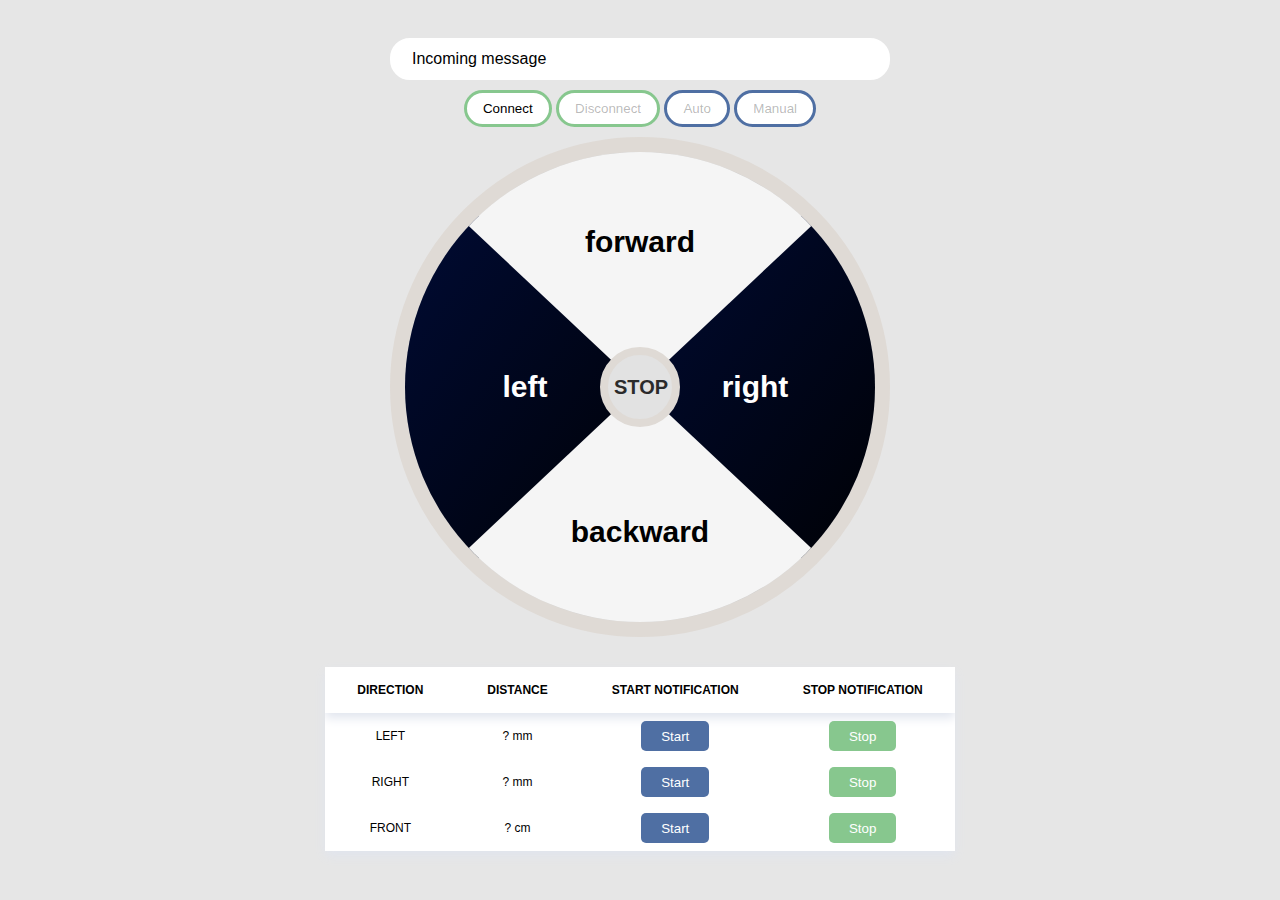
<file: web/index.html>
<!DOCTYPE html>
<html>
<head>
    <meta charset="utf-8">
    <meta name="viewport" content="width=device-width, initial-scale=1">
    <link rel="stylesheet" type="text/css" href="main.css">
	<title>Trackbot</title>
</head>
<body>
<div>
<div class="wrapper">
    <div id="terminal">Incoming message</div>  
    <div id="connectionAndControlButtons">  
        <button id="connect" class="connection_btn"  type="button">Connect</button>
        <button id="disconnect" type="button" disabled="disabled">Disconnect</button>
        <button id="autoControlButton" type="button" disabled="disabled">Auto</button>
        <button id="manualControlButton" type="button" disabled="disabled">Manual</button>
    </div>
</div>
<div class="container">
    <div class="left"><button id="leftCommandButton" onclick="sendCommand(4)"> left </button></div>
    <div class="right"><button id="rightCommandButton" onclick="sendCommand(5)"> right </button></div>   
    <div class="forward"><button id="forwardCommandButton" onclick="sendCommand(2)"> forward </button></div>
    <div class="backward"><button id="backwardCommandButton" onclick="sendCommand(3)"> backward </button></div>
    <button id="stopCommandButton" onclick="sendCommand(1)">Stop</button>
</div>
</div>

<table>
<thead>
<tr>
    <th>Direction</th>
    <th>Distance</th>
    <th>Start Notification</th>
    <th>Stop Notification</th>
</tr> 
</thead>
<tbody>
<tr>
    <td>LEFT</td>
    <td><span id="leftTof">?</span><span> mm</span></td>
    <td><button class="startNotify" id="startLeftTofNotifyButton" type="button" disabled="disabled"><span class="button-txt">Start</span></td>
    <td><button class="stopNotify" id="stopLeftTofNotifyButton" type="button" disabled="disabled"><span>Stop</span></button></td>
</tr>
<tr>
    <td>RIGHT</td>
   <td><span id="rightTof">?</span><span> mm</span></td>
    <td><button class="startNotify" id="startRightTofNotifyButton" type="button" disabled="disabled"><span>Start</span></button></td>
    <td><button class="stopNotify" id="stopRightTofNotifyButton" type="button" disabled="disabled"><span>Stop</span></button></td>
</tr>
<tr>
    <td>FRONT</td>
   <td><span id="frontUltrasonic">?</span><span> cm</span></td>
    <td><button class="startNotify" id="startFrontUltrasonicNotifyButton" type="button" disabled="disabled"><span>Start</span></td>
    <td><button class="stopNotify" id="stopFrontUltrasonicNotifyButton" type="button" disabled="disabled"><span>Stop</span></button></td>
</tr>
</tbody>
</table>

<script src="main.js"></script>

</body>
</html>
</file>
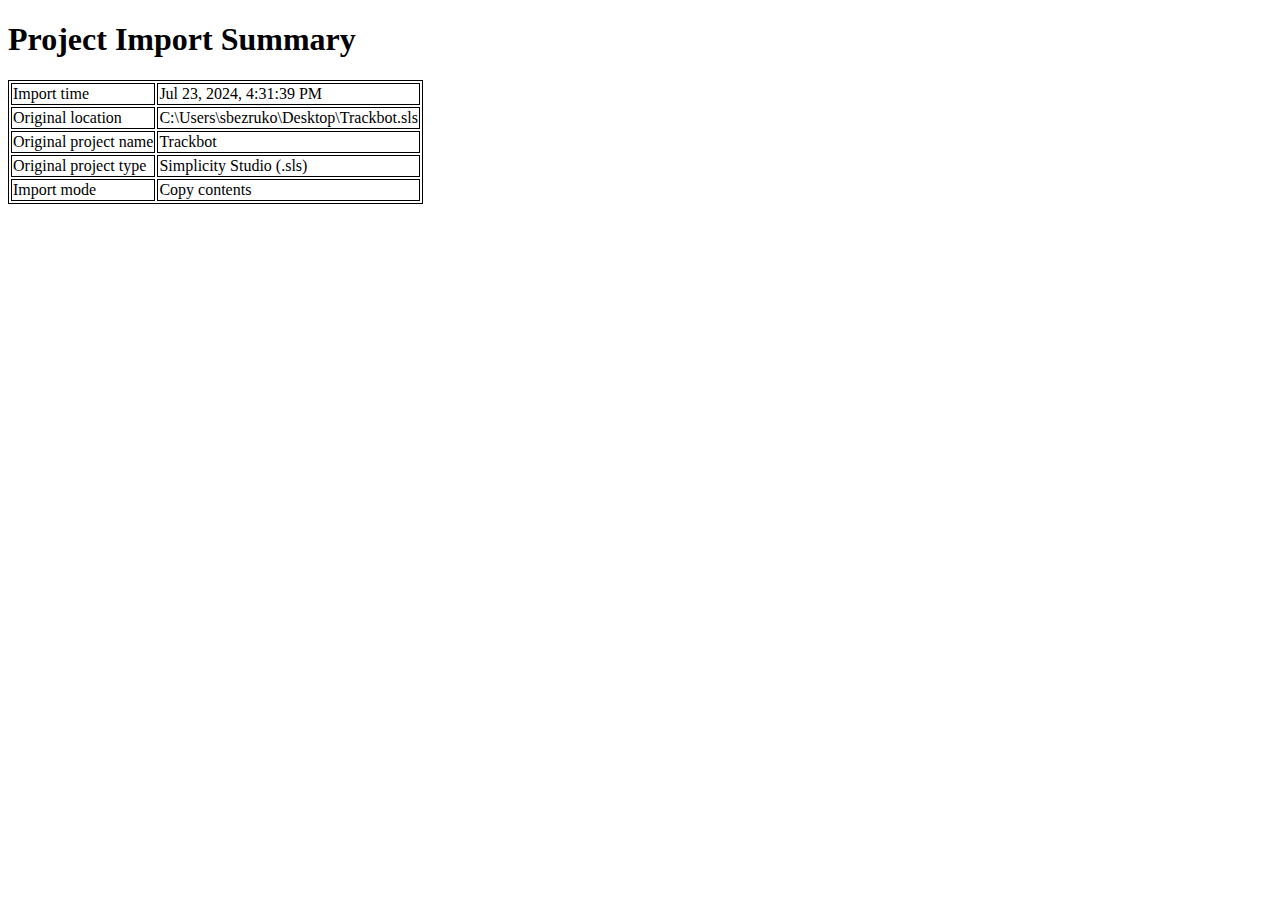
<file: trackbot_firmware/imported_project_report.html>
<?xml version="1.0" encoding="utf-8"?>
<!DOCTYPE html PUBLIC "-//W3C//DTD XHTML 1.0 Transitional//EN" "http://www.w3.org/TR/xhtml1/DTD/xhtml1-transitional.dtd">
<html>
<head>
<meta http-equiv="Content-Type" content="text/html;charset=utf-8" />
<title>
Project Import Report for Trackbot</title>
</head>
<body>
<h1>
Project Import Summary</h1>
<table style="border:1px solid">
<tr style="border:1px solid">
<td style="border:1px solid">
Import time</td>
<td style="border:1px solid">
Jul 23, 2024, 4:31:39 PM</td>
</tr>
<tr style="border:1px solid">
<td style="border:1px solid">
Original location</td>
<td style="border:1px solid">
C:\Users\sbezruko\Desktop\Trackbot.sls</td>
</tr>
<tr style="border:1px solid">
<td style="border:1px solid">
Original project name</td>
<td style="border:1px solid">
Trackbot</td>
</tr>
<tr style="border:1px solid">
<td style="border:1px solid">
Original project type</td>
<td style="border:1px solid">
Simplicity Studio (.sls)</td>
</tr>
<tr style="border:1px solid">
<td style="border:1px solid">
Import mode</td>
<td style="border:1px solid">
Copy contents</td>
</tr>
</table>
</body>
</html>
</file>
<file: web/main.css>
:root{
    --clr_beige: rgb(223, 218, 213);
    --clr_beige_hover: rgb(161, 137, 112);
    --background: #cccccc;
    --shadow: #e1e5ee;
    --start: rgb(79, 111, 163);
    --start_hover: rgb(4, 58, 145);
    --stop: rgb(135, 199, 142);
    --stop_hover: rgb(33, 133, 45);
}

*{
    box-sizing:border-box;
}

body{
    background-color: #e6e6e6;
    text-align: center;
    font-family: sans-serif;
    display: grid;
}

.wrapper {
    width: 500px;
    max-width: 100%;
    position: relative;
    top:30px;
    margin: auto;
}
#terminal{
    background: rgb(255, 255, 255);
    border: 2px solid white;
    border-radius: 20px;
    padding: 10px 20px;
    width: 100%;
    top: 0;
    text-align: left;
}

#connect,
#disconnect{
    background-color: rgb(255, 255, 255);
    border: 3px  solid var(--stop);
    border-radius: 20px;
    padding: 0.5rem 1rem;
    height: 80%;
    position: relative;
    top: 10px;
}

#autoControlButton,
#manualControlButton{
    background-color: rgb(255, 255, 255);
    border: 3px  solid var(--start);
    border-radius: 20px;
    padding: 0.5rem 1rem;
    height: 80%;
    position: relative;
    top: 10px;
}


.container{
    margin: auto;
    width:500px;
    height:500px;
    background-color: var(--background);
    border-radius: 60%;
    border: 15px  solid var(--clr_beige);
    position: relative;
    display: flex;
    overflow: hidden;
    justify-content: center;
    transition: 1s;
    top: 50px 
}
#stopCommandButton{
    position:absolute;
    top: 50%;
    left: 50%;
    transform: translate(-50%, -50%);
    z-index:10;
    background-color: #e2e2e2;
    text-transform: uppercase;
    border:8px solid var(--clr_beige);
    font-weight:bold;
    font-weight:bold;
    font-size: 20px;
    color: #2b2b2b;
    width: 80px;
    height: 80px;
    font-family: sans-serif;
    border-radius: 50%
}


.container div{
    height: 50%;
    width: 500px;
    position: absolute;
    clip-path: polygon(50% 100%, 100% 0%, 0% 0%);
    transform-origin: bottom;
    text-align: center;
    display:flex;
    justify-content: center;
    font-size: 20px;
    font-weight: bold;
    font-family: sans-serif;
    color: #fff;
}

.container .forward{
    transform: rotate(0deg);
}

.container .right{
    transform: rotate(90deg);
}

.container .backward{
    transform: rotate(180deg);
}
.container .left{
    transform: rotate(270deg);
}

#leftCommandButton{
    border: none;
    background: linear-gradient(to right bottom, #000c39, #000000);
    color: rgb(255, 255, 255);
    height:400px;
    width:300px;
    text-align: center;
    text-decoration: none;
    display: inline-block;
    font-size: 30px;
    font-weight: bold;
    font-family: sans-serif;
    transform: translateY(-20%) rotate(90deg);
}

#rightCommandButton{
    border: none;
    background: linear-gradient(to right bottom, #000c39, #000000);
    color: rgb(255, 255, 255);
    height:400px;
    width:300px;
    text-align: center;
    text-decoration: none;
    display: inline-block;
    font-size: 30px;
    font-weight: bold;
    font-family: sans-serif;
    transform: translateY(-20%) rotate(-90deg);
}

#forwardCommandButton{
    border: none;
    background: whitesmoke;
    color: rgb(0, 0, 0);
    height:300px;
    width:400px;
    text-align: center;
    text-decoration: none;
    display: inline-block;
    font-size: 30px;
    font-weight: bold;
    font-family: sans-serif;
    transform: translateY(-20%);
}

#backwardCommandButton{
    border: none;
    background: whitesmoke;
    color: rgb(0, 0, 0);
    height:300px;
    width:400px;
    text-align: center;
    text-decoration: none;
    display: inline-block;
    font-size: 30px;
    font-weight: bold;
    font-family: sans-serif;
    transform: translateY(-20%) rotate(180deg);
}

table{
    border-collapse:collapse;
    box-shadow:0 5px 10px var(--shadow);
    background-color:white;
    position: relative;
    display: block;
    overflow: hidden;
    justify-content: center;
    /* width: 600px; */
    margin: auto;
    font-size:9pt;
    top: 80px;

    thead{
        box-shadow: 0 5px 10px #e1e5ee;
    }

    th{
        padding: 1rem 2rem;
        text-transform:uppercase;
        /* letter-spacing: 0.1rem; */
        /* font-size: 0.5rem; */
        /* font-weight:900; */
    }

    td{
        padding: 0.5rem 2rem;
    }

    .startNotify{
        display: inline-flex;
        height: 30px;
        padding: 0;
        background: var(--start);
        border: none;
        outline: none;
        border-radius: 5px;
        overflow: hidden;
        align-items: center;
        padding: 0 20px;
        color: #fff;
        transition: 0.3s;
    }

    .startNotify:hover{
        background-color: var(--start_hover);
    }

    .stopNotify{
        display: inline-flex;
        height: 30px;
        padding: 0;
        background:var(--stop);
        border: none;
        outline: none;
        border-radius: 5px;
        overflow: hidden;
        align-items: center;
        padding: 0 20px;
        color: white;
        transition: 0.3s;
    }

    .stopNotify:hover{
        background-color: var(--stop_hover);
    }

}
</file>
